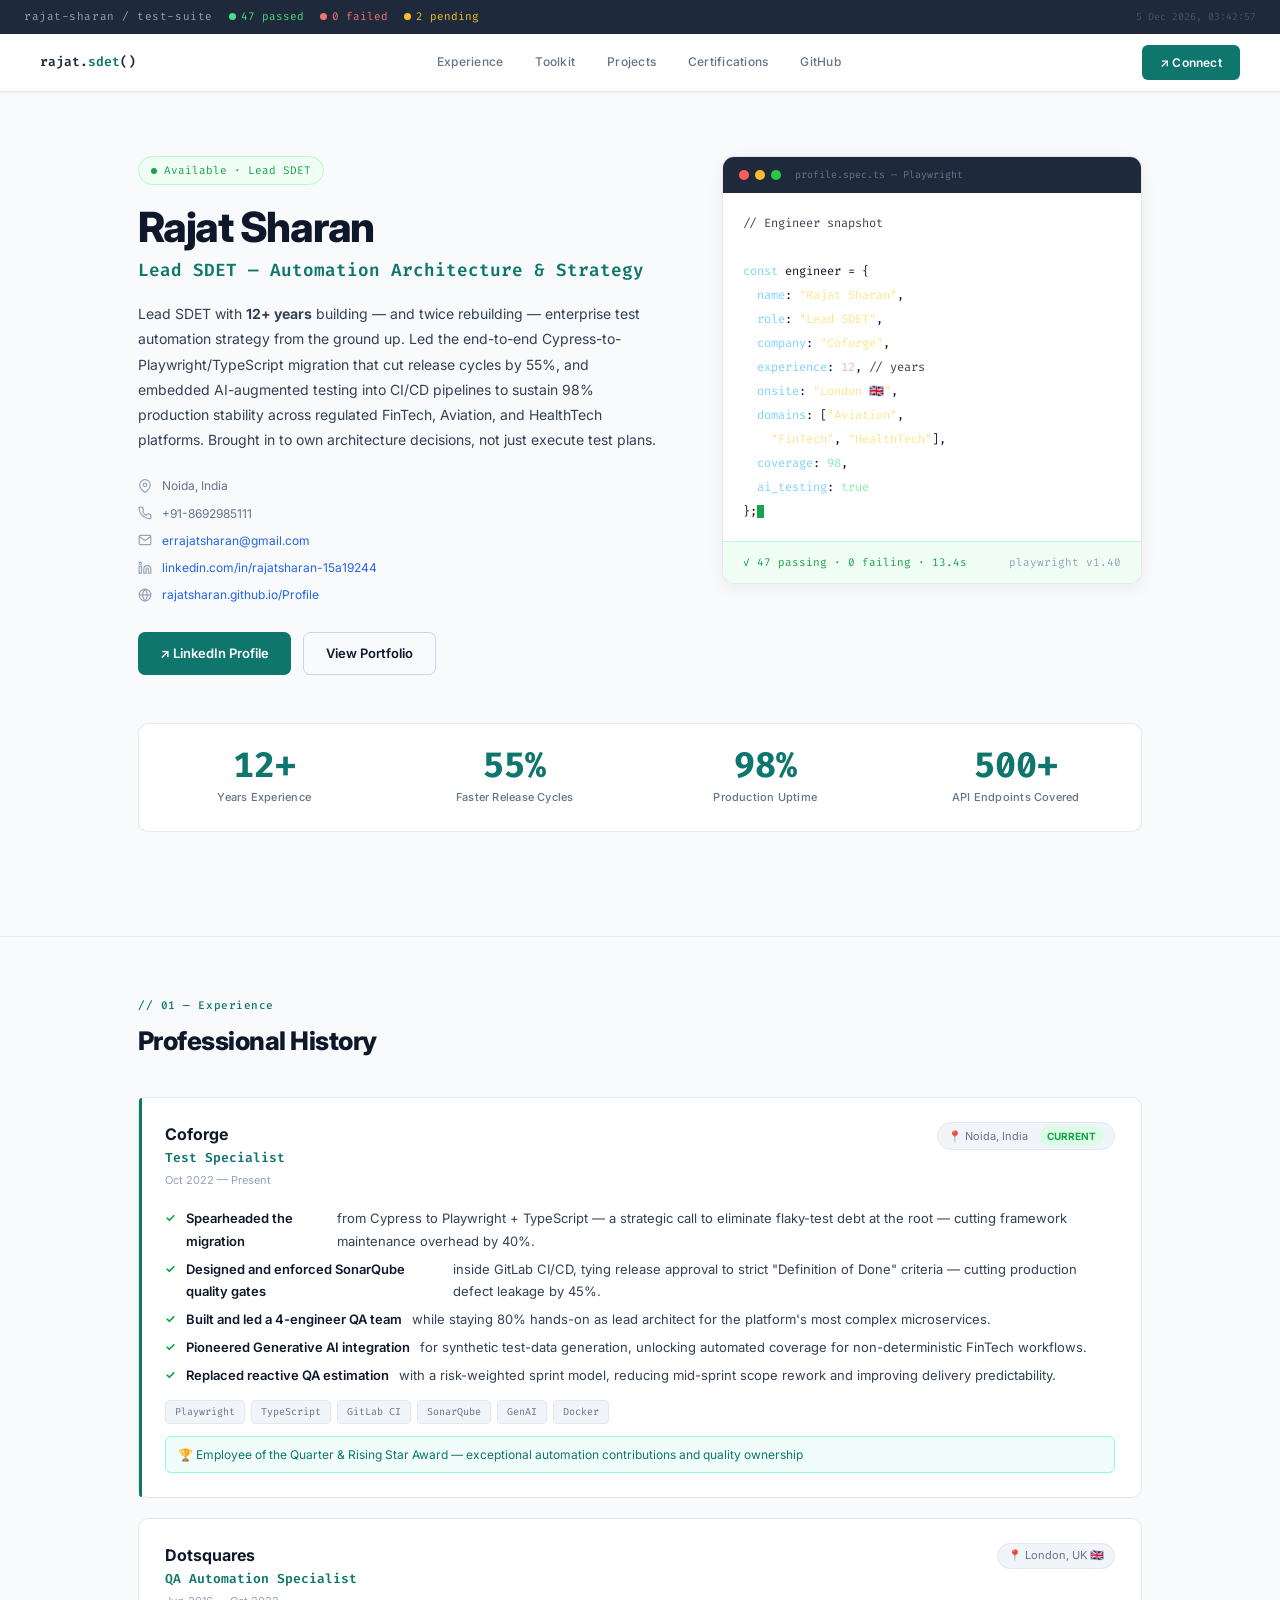
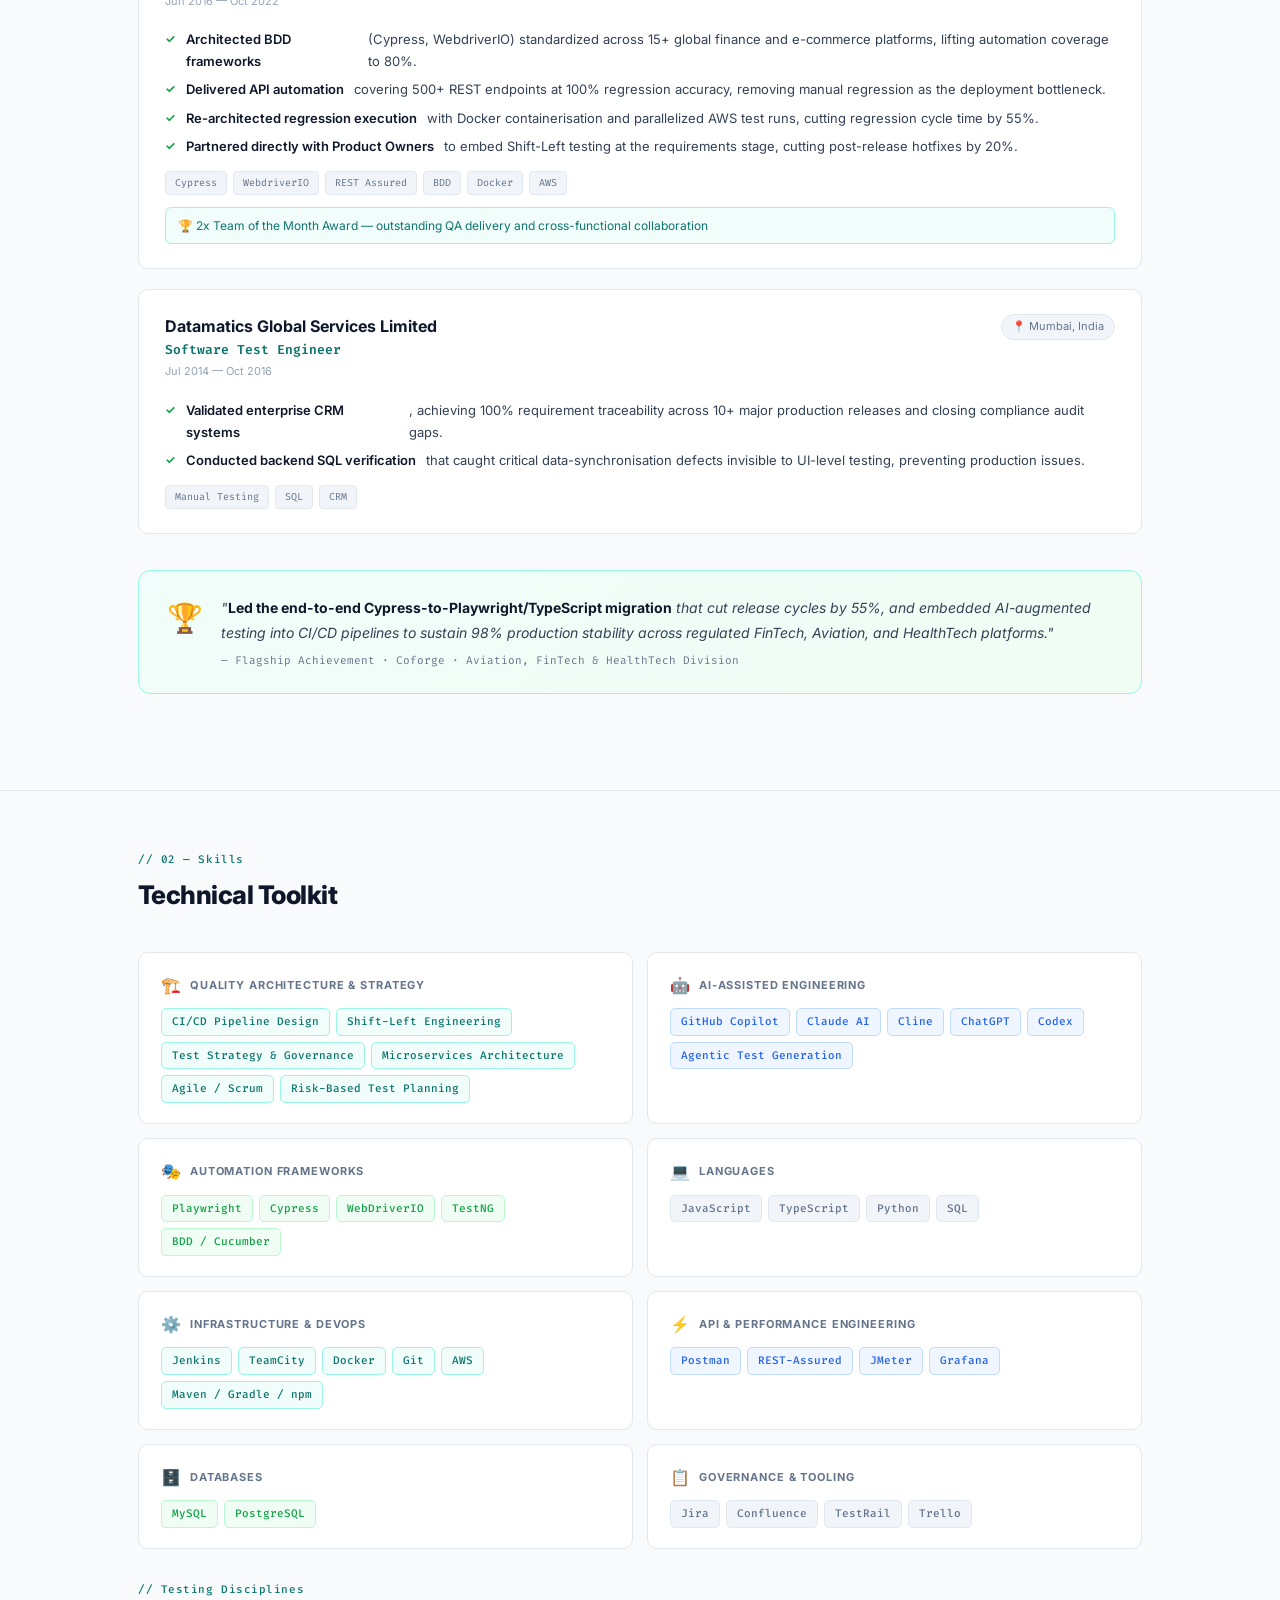
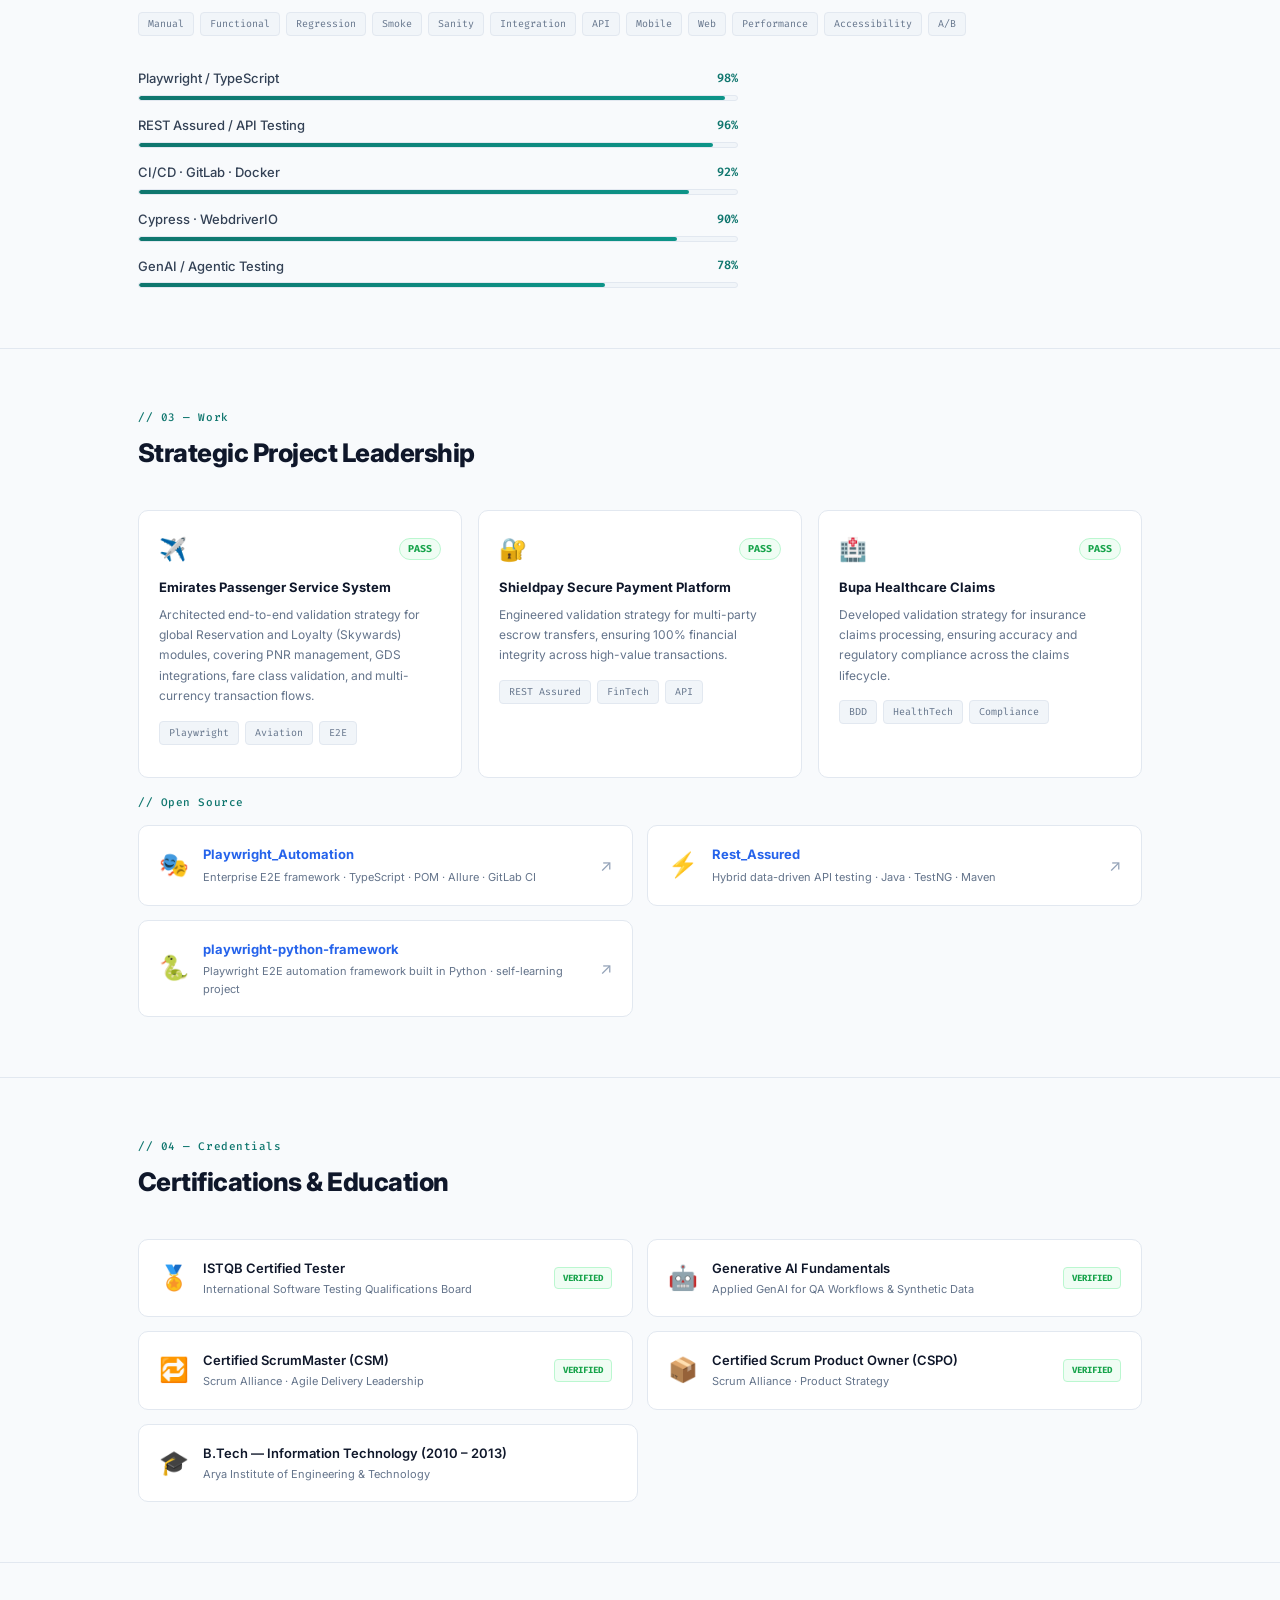
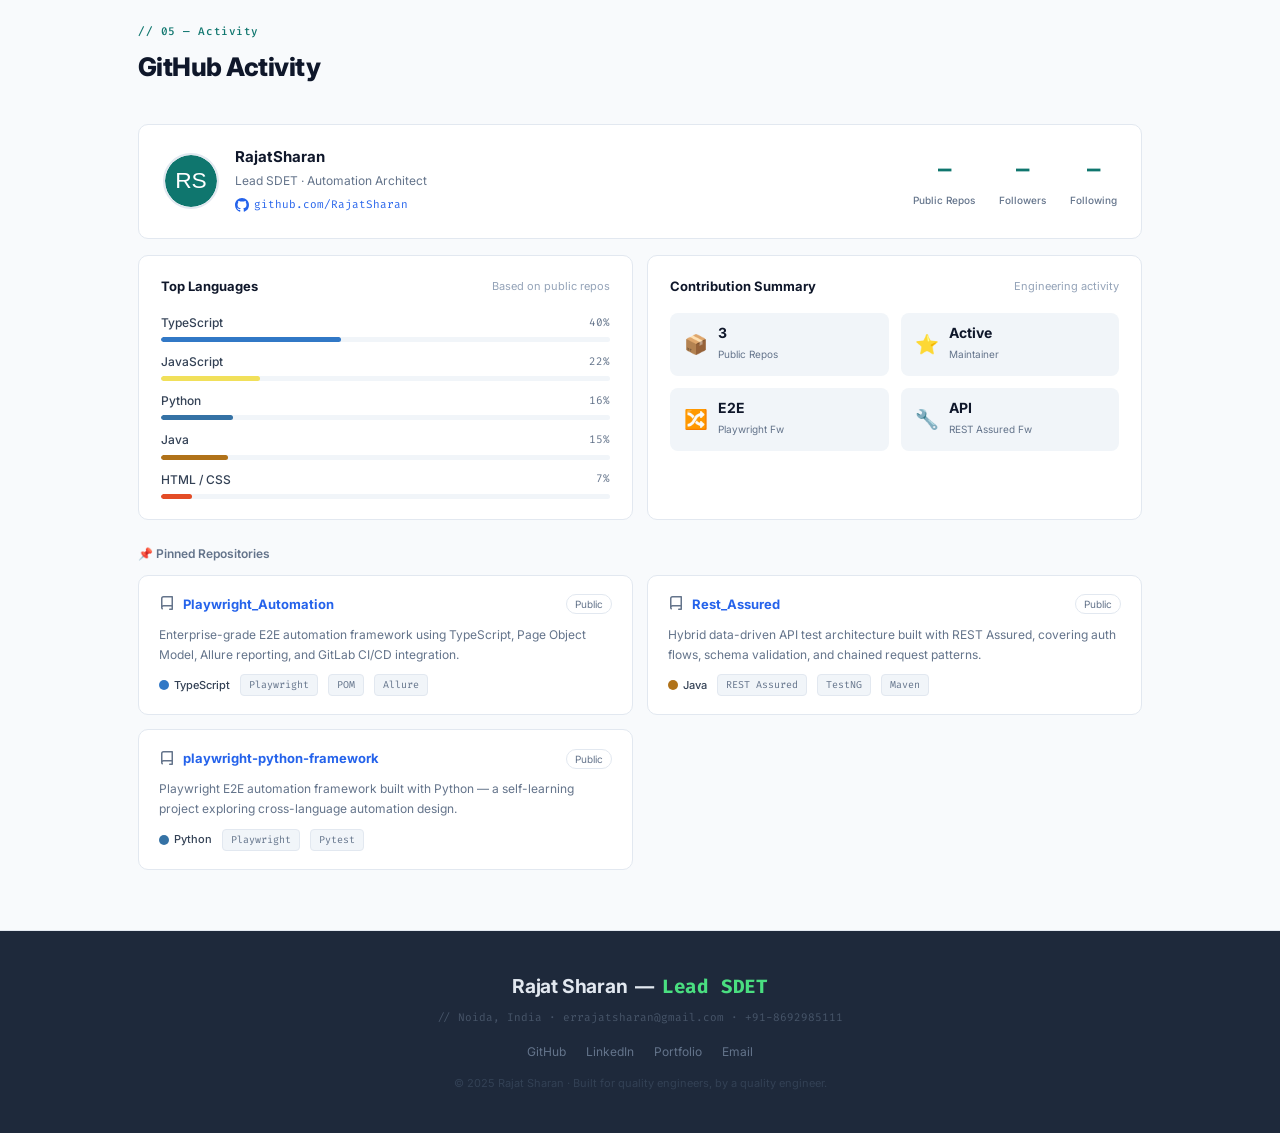
<file: index.html>
<!DOCTYPE html>
<html lang="en">
<head>
<meta charset="UTF-8"/>
<meta name="viewport" content="width=device-width, initial-scale=1.0"/>
<title>Rajat Sharan — Lead SDET</title>
<link href="https://fonts.googleapis.com/css2?family=Fira+Code:wght@300;400;500;600&family=Inter:wght@400;500;600;700;800&display=swap" rel="stylesheet"/>
<style>
:root {
  --bg:       #f8fafc;
  --surface:  #ffffff;
  --panel:    #f1f5f9;
  --border:   #e2e8f0;
  --border2:  #cbd5e1;
  --pass:     #16a34a;
  --pass-bg:  #f0fdf4;
  --pass-b:   #bbf7d0;
  --fail:     #dc2626;
  --warn:     #d97706;
  --warn-bg:  #fffbeb;
  --info:     #2563eb;
  --info-bg:  #eff6ff;
  --info-b:   #bfdbfe;
  --text:     #0f172a;
  --text2:    #334155;
  --muted:    #64748b;
  --dim:      #94a3b8;
  --code:     #1e293b;
  --code-bg:  #f8fafc;
  --accent:   #0f766e;
  --accent-bg:#f0fdfa;
  --accent-b: #99f6e4;
}

*, *::before, *::after { box-sizing: border-box; margin: 0; padding: 0; }
html { scroll-behavior: smooth; }
body {
  background: var(--bg);
  color: var(--text);
  font-family: 'Inter', sans-serif;
  font-size: 14px;
  line-height: 1.6;
}

/* ── TOPBAR ── */
.topbar {
  background: var(--code);
  padding: 8px 24px;
  display: flex;
  align-items: center;
  justify-content: space-between;
  font-family: 'Fira Code', monospace;
  font-size: 11px;
}
.tb-left { display: flex; gap: 16px; align-items: center; color: #64748b; flex-wrap: wrap; }
.tb-pass { color: #4ade80; display: flex; align-items: center; gap: 5px; }
.tb-fail { color: #f87171; display: flex; align-items: center; gap: 5px; }
.tb-pend { color: #fbbf24; display: flex; align-items: center; gap: 5px; }
.tb-dot  { width: 7px; height: 7px; border-radius: 50%; background: currentColor; }
.tb-right { color: #475569; font-size: 10px; }

/* ── NAV ── */
nav {
  background: var(--surface);
  border-bottom: 1px solid var(--border);
  padding: 0 40px;
  display: flex;
  align-items: center;
  justify-content: space-between;
  position: sticky;
  top: 0;
  z-index: 100;
  box-shadow: 0 1px 3px rgba(0,0,0,0.06);
}
.nav-logo {
  font-family: 'Fira Code', monospace;
  font-size: 13px;
  font-weight: 600;
  color: var(--code);
  padding: 16px 0;
}
.nav-logo span { color: var(--accent); }
.nav-links { display: flex; }
.nav-link {
  font-size: 12px;
  font-weight: 500;
  color: var(--muted);
  text-decoration: none;
  padding: 18px 16px;
  border-bottom: 2px solid transparent;
  transition: all 0.2s;
  letter-spacing: 0.02em;
}
.nav-link:hover { color: var(--text); border-bottom-color: var(--accent); }
.nav-cta {
  background: var(--accent);
  color: #fff;
  font-size: 12px;
  font-weight: 600;
  padding: 8px 18px;
  border-radius: 6px;
  text-decoration: none;
  transition: all 0.2s;
  letter-spacing: 0.02em;
}
.nav-cta:hover { background: #0d6660; }

/* ── LAYOUT ── */
.container { max-width: 1060px; margin: 0 auto; padding: 0 28px; width: 100%; }

/* ── HERO ── */
.hero {
  padding: 64px 0 56px;
  border-bottom: 1px solid var(--border);
}
.hero-grid {
  display: grid;
  grid-template-columns: 1fr 420px;
  gap: 60px;
  align-items: start;
}
.hero-badge {
  display: inline-flex;
  align-items: center;
  gap: 7px;
  font-family: 'Fira Code', monospace;
  font-size: 11px;
  color: var(--pass);
  background: var(--pass-bg);
  border: 1px solid var(--pass-b);
  padding: 5px 12px;
  border-radius: 20px;
  margin-bottom: 20px;
}
.badge-dot {
  width: 6px; height: 6px;
  background: var(--pass);
  border-radius: 50%;
  animation: blink 2s ease infinite;
}
@keyframes blink { 0%,100%{opacity:1} 50%{opacity:.3} }

h1 {
  font-size: 2.6rem;
  font-weight: 800;
  color: var(--text);
  line-height: 1.1;
  letter-spacing: -0.03em;
  margin-bottom: 6px;
}
.hero-title-sub {
  font-size: 1.1rem;
  font-weight: 600;
  color: var(--accent);
  margin-bottom: 16px;
  font-family: 'Fira Code', monospace;
}
.hero-desc {
  font-size: 14px;
  color: var(--text2);
  line-height: 1.8;
  max-width: 520px;
  margin-bottom: 24px;
}
.contact-list {
  display: flex;
  flex-direction: column;
  gap: 8px;
  margin-bottom: 28px;
  word-break: break-word;
}
.c-item {
  display: flex;
  align-items: center;
  gap: 10px;
  font-size: 12px;
  color: var(--muted);
}
.c-item svg { color: var(--dim); flex-shrink: 0; }
.c-item a { color: var(--info); text-decoration: none; }
.c-item a:hover { text-decoration: underline; }
.hero-btns { display: flex; gap: 12px; flex-wrap: wrap; }
.btn {
  font-size: 13px;
  font-weight: 600;
  padding: 10px 22px;
  border-radius: 7px;
  text-decoration: none;
  transition: all 0.2s;
  display: inline-flex;
  align-items: center;
  gap: 8px;
}
.btn-solid { background: var(--accent); color: #fff; }
.btn-solid:hover { background: #0d6660; }
.btn-outline { background: transparent; color: var(--text); border: 1px solid var(--border2); }
.btn-outline:hover { border-color: var(--accent); color: var(--accent); }

/* ── SNAPSHOT CARD ── */
.snapshot {
  background: var(--surface);
  border: 1px solid var(--border);
  border-radius: 12px;
  overflow: hidden;
  box-shadow: 0 4px 16px rgba(0,0,0,0.06);
}
.snap-header {
  background: var(--code);
  padding: 10px 16px;
  display: flex;
  align-items: center;
  gap: 6px;
}
.snap-dot { width: 10px; height: 10px; border-radius: 50%; }
.sd1{background:#ff5f57;} .sd2{background:#febc2e;} .sd3{background:#28c840;}
.snap-title { font-family: 'Fira Code', monospace; font-size: 10px; color: #64748b; margin-left: 8px; }
.snap-body { padding: 18px 20px; font-family: 'Fira Code', monospace; font-size: 12px; line-height: 2; }
.sk { color: #7dd3fc; } .sv { color: #86efac; } .ss { color: #fde68a; }
.sn { color: #f9a8d4; } .sc { color: #374151; }
.snap-run {
  background: var(--pass-bg);
  border-top: 1px solid var(--pass-b);
  padding: 12px 20px;
  font-family: 'Fira Code', monospace;
  font-size: 11px;
  color: var(--pass);
  display: flex;
  align-items: center;
  justify-content: space-between;
}
.snap-run .run-right { color: var(--dim); }
.cur { display: inline-block; width: 7px; height: 13px; background: var(--pass); vertical-align: middle; animation: cur .9s step-end infinite; }
@keyframes cur { 0%,100%{opacity:1} 50%{opacity:0} }

/* ── STATS ROW ── */
.stats-row {
  display: grid;
  grid-template-columns: repeat(4, 1fr);
  gap: 0;
  border: 1px solid var(--border);
  border-radius: 10px;
  overflow: hidden;
  margin: 48px 0;
  background: var(--border);
}
.stat-cell {
  background: var(--surface);
  padding: 24px 20px;
  text-align: center;
  transition: background 0.2s;
}
.stat-cell:hover { background: var(--panel); }
.stat-n {
  font-size: 2.2rem;
  font-weight: 800;
  color: var(--accent);
  display: block;
  line-height: 1;
  font-family: 'Fira Code', monospace;
}
.stat-l {
  font-size: 11px;
  color: var(--muted);
  margin-top: 6px;
  display: block;
  font-weight: 500;
  letter-spacing: 0.02em;
}

/* ── SECTION LAYOUT ── */
section { padding: 60px 0; border-bottom: 1px solid var(--border); }
section:last-child { border-bottom: none; }
.sec-label {
  font-family: 'Fira Code', monospace;
  font-size: 11px;
  color: var(--accent);
  font-weight: 500;
  margin-bottom: 6px;
  letter-spacing: 0.05em;
}
.sec-title {
  font-size: 1.6rem;
  font-weight: 800;
  color: var(--text);
  letter-spacing: -0.02em;
  margin-bottom: 36px;
}

/* ── EXPERIENCE ── */
.exp-list { display: flex; flex-direction: column; gap: 20px; }
.exp-card {
  background: var(--surface);
  border: 1px solid var(--border);
  border-radius: 10px;
  padding: 24px 26px;
  transition: border-color 0.2s, box-shadow 0.2s;
  position: relative;
}
.exp-card:hover { border-color: var(--accent-b); box-shadow: 0 4px 20px rgba(15,118,110,0.06); }
.exp-card.current::before {
  content: '';
  position: absolute;
  left: 0; top: 0; bottom: 0;
  width: 3px;
  background: var(--accent);
  border-radius: 3px 0 0 3px;
}
.exp-top {
  display: flex;
  justify-content: space-between;
  align-items: flex-start;
  flex-wrap: wrap;
  gap: 10px;
  margin-bottom: 4px;
}
.exp-company {
  font-size: 1rem;
  font-weight: 700;
  color: var(--text);
}
.exp-loc {
  font-size: 11px;
  color: var(--muted);
  display: flex;
  align-items: center;
  gap: 5px;
  background: var(--panel);
  padding: 3px 10px;
  border-radius: 20px;
  border: 1px solid var(--border);
}
.exp-role { font-size: 13px; color: var(--accent); font-weight: 600; margin-bottom: 3px; font-family: 'Fira Code', monospace; }
.exp-date { font-size: 11px; color: var(--dim); margin-bottom: 14px; }
.exp-bullets { list-style: none; display: flex; flex-direction: column; gap: 6px; }
.exp-bullets li {
  font-size: 13px;
  color: var(--text2);
  display: flex;
  gap: 10px;
  line-height: 1.7;
}
.exp-bullets li::before {
  content: '✓';
  color: var(--pass);
  font-weight: 700;
  flex-shrink: 0;
  margin-top: 1px;
  font-size: 12px;
}
.exp-bullets b { color: var(--text); font-weight: 600; }
.exp-tags { display: flex; flex-wrap: wrap; gap: 6px; margin-top: 14px; row-gap: 6px; }
.tag {
  font-family: 'Fira Code', monospace;
  font-size: 10px;
  padding: 3px 9px;
  border-radius: 4px;
  background: var(--panel);
  color: var(--muted);
  border: 1px solid var(--border);
}
.exp-award {
  margin-top: 12px;
  font-size: 12px;
  color: var(--accent);
  background: var(--accent-bg);
  border: 1px solid var(--accent-b);
  border-radius: 6px;
  padding: 8px 12px;
  display: flex;
  align-items: center;
  gap: 8px;
}

/* ── TOOLKIT ── */
.toolkit-grid { display: grid; grid-template-columns: 1fr 1fr; gap: 14px; }
.tk-block {
  background: var(--surface);
  border: 1px solid var(--border);
  border-radius: 10px;
  padding: 20px 22px;
  transition: border-color 0.2s;
}
.tk-block:hover { border-color: var(--accent-b); }
.tk-head {
  font-size: 11px;
  font-weight: 700;
  text-transform: uppercase;
  letter-spacing: 0.08em;
  color: var(--muted);
  margin-bottom: 10px;
  display: flex;
  align-items: center;
  gap: 8px;
}
.tk-icon { font-size: 1rem; }
.tk-tags { display: flex; flex-wrap: wrap; gap: 6px; }
.tk-tag {
  font-family: 'Fira Code', monospace;
  font-size: 11px;
  padding: 4px 10px;
  border-radius: 5px;
  font-weight: 500;
}
.tt-green { background: var(--pass-bg); color: var(--pass); border: 1px solid var(--pass-b); }
.tt-blue  { background: var(--info-bg); color: var(--info); border: 1px solid var(--info-b); }
.tt-teal  { background: var(--accent-bg); color: var(--accent); border: 1px solid var(--accent-b); }
.tt-gray  { background: var(--panel); color: var(--muted); border: 1px solid var(--border); }

/* ── SKILL BARS ── */
.skill-list { display: flex; flex-direction: column; gap: 14px; }
.skill-item {}
.skill-top { display: flex; justify-content: space-between; align-items: center; margin-bottom: 6px; }
.skill-name { font-size: 13px; font-weight: 500; color: var(--text2); }
.skill-pct { font-family: 'Fira Code', monospace; font-size: 12px; color: var(--accent); font-weight: 600; }
.skill-bar { height: 6px; background: var(--panel); border-radius: 3px; overflow: hidden; border: 1px solid var(--border); }
.skill-fill { height: 100%; border-radius: 3px; background: linear-gradient(90deg, var(--accent), #0d9488); transition: width 1.4s ease; width: 0; }

/* ── PROJECTS ── */
.proj-grid { display: grid; grid-template-columns: 1fr 1fr 1fr; gap: 16px; margin-bottom: 16px; }
.proj-card {
  background: var(--surface);
  border: 1px solid var(--border);
  border-radius: 10px;
  padding: 20px;
  transition: border-color 0.2s, box-shadow 0.2s, transform 0.2s;
}
.proj-card:hover { border-color: var(--accent-b); box-shadow: 0 4px 16px rgba(15,118,110,0.08); transform: translateY(-2px); }
.pc-top { display: flex; align-items: center; justify-content: space-between; margin-bottom: 10px; }
.pc-icon { font-size: 1.4rem; }
.pc-status { font-size: 10px; font-weight: 700; padding: 2px 8px; border-radius: 20px; background: var(--pass-bg); color: var(--pass); border: 1px solid var(--pass-b); font-family: 'Fira Code', monospace; }
.pc-name { font-size: 13px; font-weight: 700; color: var(--text); margin-bottom: 7px; }
.pc-desc { font-size: 12px; color: var(--muted); line-height: 1.7; margin-bottom: 12px; }
.pc-link { font-size: 11px; color: var(--info); text-decoration: none; font-weight: 600; display: flex; align-items: center; gap: 5px; }
.pc-link:hover { text-decoration: underline; }

.repo-grid { display: grid; grid-template-columns: 1fr 1fr; gap: 14px; }
.repo-card {
  background: var(--surface);
  border: 1px solid var(--border);
  border-radius: 10px;
  padding: 18px 20px;
  text-decoration: none;
  display: flex;
  align-items: center;
  gap: 14px;
  transition: all 0.2s;
}
.repo-card:hover { border-color: var(--accent-b); box-shadow: 0 3px 12px rgba(15,118,110,0.07); }
.repo-icon { font-size: 1.5rem; flex-shrink: 0; }
.repo-name { font-size: 13px; font-weight: 700; color: var(--info); margin-bottom: 4px; }
.repo-desc { font-size: 11px; color: var(--muted); line-height: 1.6; }
.repo-arrow { margin-left: auto; color: var(--dim); font-size: 16px; }

/* ── CERTS ── */
.cert-grid { display: grid; grid-template-columns: repeat(2, 1fr); gap: 14px; }
.cert-card {
  background: var(--surface);
  border: 1px solid var(--border);
  border-radius: 10px;
  padding: 18px 20px;
  display: flex;
  align-items: center;
  gap: 14px;
  transition: border-color 0.2s;
}
.cert-card:hover { border-color: var(--accent-b); }
.cert-icon { font-size: 1.5rem; flex-shrink: 0; }
.cert-name { font-size: 13px; font-weight: 600; color: var(--text); }
.cert-sub { font-size: 11px; color: var(--muted); margin-top: 2px; }
.cert-badge {
  margin-left: auto;
  font-family: 'Fira Code', monospace;
  font-size: 9px;
  font-weight: 700;
  padding: 3px 8px;
  border-radius: 4px;
  background: var(--pass-bg);
  color: var(--pass);
  border: 1px solid var(--pass-b);
  flex-shrink: 0;
}
.edu-card {
  background: var(--surface);
  border: 1px solid var(--border);
  border-radius: 10px;
  padding: 18px 20px;
  display: flex;
  align-items: center;
  gap: 14px;
  margin-top: 14px;
  max-width: 500px;
}
.edu-name { font-size: 13px; font-weight: 600; color: var(--text); }
.edu-sub { font-size: 11px; color: var(--muted); margin-top: 2px; }

/* ── ACHIEVEMENT QUOTE ── */
.achievement {
  background: linear-gradient(135deg, var(--accent-bg), var(--pass-bg));
  border: 1px solid var(--accent-b);
  border-radius: 12px;
  padding: 24px 28px;
  display: flex;
  gap: 18px;
  align-items: flex-start;
  margin: 36px 0;
}
.ach-icon { font-size: 1.8rem; flex-shrink: 0; }
.ach-text { font-size: 14px; color: var(--text2); line-height: 1.8; font-style: italic; }
.ach-text b { color: var(--text); font-style: normal; }
.ach-cite { font-size: 11px; color: var(--muted); margin-top: 6px; font-family: 'Fira Code', monospace; }

/* ── GH SECTION ── */
.gh-profile-card {
  background: var(--surface); border: 1px solid var(--border); border-radius: 10px;
  padding: 20px 24px; display: flex; align-items: center; justify-content: space-between;
  gap: 20px; margin-bottom: 16px; flex-wrap: wrap;
  transition: border-color 0.2s;
}
.gh-profile-card:hover { border-color: var(--accent-b); }
.ghp-left { display: flex; align-items: center; gap: 16px; }
.ghp-avatar { width: 56px; height: 56px; border-radius: 50%; overflow: hidden; border: 2px solid var(--border); flex-shrink: 0; }
.ghp-avatar img { width: 100%; height: 100%; object-fit: cover; }
.ghp-name { font-size: 15px; font-weight: 700; color: var(--text); }
.ghp-sub { font-size: 12px; color: var(--muted); margin-top: 2px; }
.ghp-link {
  display: inline-flex; align-items: center; gap: 5px;
  font-size: 11px; color: var(--info); text-decoration: none; margin-top: 6px;
  font-family: 'Fira Code', monospace;
}
.ghp-link:hover { text-decoration: underline; }
.ghp-right { display: flex; gap: 24px; }
.ghp-stat { text-align: center; }
.ghps-n { font-size: 1.4rem; font-weight: 800; color: var(--accent); display: block; font-family: 'Fira Code', monospace; }
.ghps-l { font-size: 10px; color: var(--muted); font-weight: 500; }

.gh-stats-grid { display: grid; grid-template-columns: 1fr 1fr; gap: 14px; margin-bottom: 24px; }
.gh-stat-card {
  background: var(--surface); border: 1px solid var(--border); border-radius: 10px; padding: 20px 22px;
  transition: border-color 0.2s;
}
.gh-stat-card:hover { border-color: var(--accent-b); }
.ghsc-header { display: flex; justify-content: space-between; align-items: center; margin-bottom: 16px; }
.ghsc-title { font-size: 13px; font-weight: 700; color: var(--text); }
.ghsc-sub { font-size: 11px; color: var(--dim); }

.lang-list { display: flex; flex-direction: column; gap: 10px; }
.lang-item {}
.lang-top { display: flex; justify-content: space-between; align-items: center; margin-bottom: 5px; }
.lang-name { font-size: 12px; color: var(--text2); font-weight: 500; }
.lang-pct { font-family: 'Fira Code', monospace; font-size: 11px; color: var(--muted); }
.lang-bar { height: 5px; background: var(--panel); border-radius: 3px; overflow: hidden; }
.lang-fill { height: 100%; border-radius: 3px; transition: width 1.4s ease; }

.contrib-grid { display: grid; grid-template-columns: 1fr 1fr; gap: 12px; }
.contrib-item {
  background: var(--panel); border-radius: 8px; padding: 12px 14px;
  display: flex; align-items: center; gap: 10px;
}
.contrib-icon { font-size: 1.2rem; flex-shrink: 0; }
.contrib-val { font-size: 14px; font-weight: 700; color: var(--text); display: block; line-height: 1.2; }
.contrib-label { font-size: 10px; color: var(--muted); }

.pinned-label { font-size: 12px; font-weight: 600; color: var(--muted); margin-bottom: 12px; }
.pinned-grid { display: grid; grid-template-columns: 1fr 1fr; gap: 14px; }
.pinned-card {
  background: var(--surface); border: 1px solid var(--border); border-radius: 10px;
  padding: 18px 20px; text-decoration: none; display: flex; flex-direction: column; gap: 10px;
  transition: all 0.2s;
}
.pinned-card:hover { border-color: var(--accent-b); box-shadow: 0 3px 12px rgba(15,118,110,0.07); }
.pin-top { display: flex; align-items: center; gap: 8px; }
.pin-repo-icon { color: var(--muted); flex-shrink: 0; }
.pin-name { font-size: 13px; font-weight: 700; color: var(--info); }
.pin-badge { margin-left: auto; font-size: 10px; padding: 1px 8px; border-radius: 20px; border: 1px solid var(--border); color: var(--muted); }
.pin-desc { font-size: 12px; color: var(--muted); line-height: 1.65; }
.pin-meta { display: flex; align-items: center; gap: 10px; flex-wrap: wrap; }
.pin-lang { display: flex; align-items: center; gap: 5px; font-size: 11px; color: var(--text2); font-weight: 500; }
.pin-lang-dot { width: 10px; height: 10px; border-radius: 50%; flex-shrink: 0; }
.pin-tag { font-family: 'Fira Code', monospace; font-size: 10px; padding: 2px 8px; border-radius: 4px; background: var(--panel); color: var(--muted); border: 1px solid var(--border); }

/* ── FOOTER ── */
footer {
  background: var(--code);
  padding: 40px 0;
  text-align: center;
}
.f-name { font-size: 1.2rem; font-weight: 700; color: #e2e8f0; letter-spacing: -0.01em; }
.f-name span { color: #4ade80; font-family: 'Fira Code', monospace; }
.f-sub { font-family: 'Fira Code', monospace; font-size: 11px; color: #475569; margin-top: 6px; }
.f-links { display: flex; gap: 20px; justify-content: center; margin-top: 16px; }
.f-links a { font-size: 12px; color: #64748b; text-decoration: none; transition: color 0.2s; }
.f-links a:hover { color: #4ade80; }
.f-copy { font-size: 11px; color: #334155; margin-top: 14px; }

/* ── REVEAL ── */
.rv { opacity: 0; transform: translateY(18px); transition: opacity 0.5s ease, transform 0.5s ease; }
.rv.show { opacity: 1; transform: none; }

/* ══════════════════════════════════════════
   RESPONSIVE — TABLET  (max 1024px)
══════════════════════════════════════════ */
@media(max-width: 1024px) {
  .container { padding: 0 20px; }
  .hero { padding: 48px 0 36px; }
  .hero-grid { grid-template-columns: 1fr; gap: 36px; }
  .snapshot { max-width: 560px; }
  .stats-row { grid-template-columns: repeat(4,1fr); }
  .toolkit-grid { grid-template-columns: 1fr 1fr; }
  .proj-grid { grid-template-columns: 1fr 1fr; }
  .cert-grid { grid-template-columns: 1fr 1fr; }
  .gh-stats-grid { grid-template-columns: 1fr 1fr; }
  .pinned-grid { grid-template-columns: 1fr 1fr; }
  nav { padding: 0 20px; }
  .nav-link { padding: 18px 12px; font-size: 11px; }
}

/* ══════════════════════════════════════════
   RESPONSIVE — MOBILE LARGE  (max 768px)
══════════════════════════════════════════ */
@media(max-width: 768px) {
  nav { padding: 0 16px; }
  .nav-links { display: none; }
  .nav-logo { font-size: 12px; }
  .nav-cta { padding: 7px 14px; font-size: 11px; }
  .topbar { padding: 6px 16px; flex-wrap: wrap; gap: 4px; }
  .tb-left { gap: 12px; font-size: 10px; }
  .tb-right { font-size: 10px; }
  .hero { padding: 40px 0 32px; }
  .hero-grid { grid-template-columns: 1fr; gap: 28px; }
  h1 { font-size: 2rem; letter-spacing: -0.02em; }
  .hero-title-sub { font-size: 0.95rem; }
  .hero-desc { font-size: 13px; }
  .hero-badge { font-size: 10px; }
  .hero-btns { flex-direction: column; gap: 10px; }
  .hero-btns .btn { justify-content: center; text-align: center; }
  .contact-list { gap: 6px; }
  .snapshot { max-width: 100%; }
  .snap-body { font-size: 11px; padding: 14px 16px; }
  .stats-row { grid-template-columns: 1fr 1fr; gap: 1px; }
  .stat-cell { padding: 18px 12px; }
  .stat-n { font-size: 1.7rem; }
  .stat-l { font-size: 10px; }
  .sec-title { font-size: 1.3rem; margin-bottom: 24px; }
  .exp-card { padding: 18px 16px; }
  .exp-top { flex-direction: column; gap: 8px; align-items: flex-start; }
  .exp-company { font-size: 0.95rem; }
  .exp-bullets li { font-size: 12px; }
  .achievement { flex-direction: column; gap: 12px; padding: 18px 16px; }
  .ach-text { font-size: 13px; }
  .toolkit-grid { grid-template-columns: 1fr; gap: 12px; }
  .tk-block { padding: 16px 18px; }
  .skill-list { max-width: 100% !important; }
  .proj-grid { grid-template-columns: 1fr; gap: 12px; }
  .repo-grid { grid-template-columns: 1fr; gap: 12px; }
  .proj-card { padding: 16px; }
  .cert-grid { grid-template-columns: 1fr; gap: 10px; }
  .cert-card { padding: 14px 16px; }
  .cert-badge { font-size: 9px; padding: 2px 7px; }
  .edu-card { max-width: 100%; padding: 14px 16px; }
  .gh-profile-card { flex-direction: column; align-items: flex-start; gap: 16px; padding: 16px; }
  .ghp-right { width: 100%; justify-content: space-between; }
  .ghps-n { font-size: 1.1rem; }
  .gh-stats-grid { grid-template-columns: 1fr; gap: 12px; }
  .pinned-grid { grid-template-columns: 1fr; gap: 12px; }
  .pinned-card { padding: 14px 16px; }
  .contrib-grid { grid-template-columns: 1fr 1fr; }
  footer { padding: 32px 0; }
  .f-links { gap: 14px; flex-wrap: wrap; justify-content: center; }
  .f-sub { font-size: 10px; }
}

/* ══════════════════════════════════════════
   RESPONSIVE — MOBILE SMALL  (max 480px)
══════════════════════════════════════════ */
@media(max-width: 480px) {
  .container { padding: 0 14px; }
  .tb-right { display: none; }
  .tb-left { gap: 8px; font-size: 10px; flex-wrap: wrap; }
  .nav-cta { display: none; }
  .hero { padding: 28px 0 20px; }
  h1 { font-size: 1.65rem; }
  .hero-title-sub { font-size: 0.85rem; }
  .hero-desc { font-size: 12px; }
  .hero-badge { font-size: 9px; padding: 4px 10px; }
  .c-item { font-size: 11px; }
  .btn { font-size: 12px; padding: 10px 18px; }
  .stats-row { grid-template-columns: 1fr 1fr; }
  .stat-n { font-size: 1.4rem; }
  .stat-l { font-size: 9px; }
  section { padding: 36px 0; }
  .sec-title { font-size: 1.1rem; }
  .sec-label { font-size: 10px; }
  .exp-card { padding: 14px; }
  .exp-company { font-size: 0.9rem; }
  .exp-role { font-size: 11px; }
  .exp-bullets li { font-size: 11px; gap: 7px; }
  .snap-body { font-size: 10.5px; line-height: 1.9; padding: 12px 14px; }
  .snap-run { flex-direction: column; gap: 4px; padding: 10px 14px; font-size: 10px; }
  .tag, .tk-tag { font-size: 10px; padding: 3px 8px; }
  .pc-name { font-size: 12px; }
  .pc-desc { font-size: 11px; }
  .cert-name { font-size: 12px; }
  .cert-sub { font-size: 10px; }
  .ghp-name { font-size: 14px; }
  .ghp-sub { font-size: 11px; }
  .ghp-right { gap: 12px; }
  .ghps-n { font-size: 1rem; }
  .ghps-l { font-size: 9px; }
  .ghsc-title { font-size: 12px; }
  .pin-name { font-size: 12px; }
  .pin-desc { font-size: 11px; }
  .contrib-grid { grid-template-columns: 1fr 1fr; gap: 8px; }
  .contrib-item { padding: 10px; }
  .contrib-val { font-size: 13px; }
  .f-name { font-size: 1rem; }
  .f-links { gap: 12px; }
  .f-links a { font-size: 11px; }
}
</style>
</head>
<body>

<!-- TOP STATUS BAR -->
<div class="topbar">
  <div class="tb-left">
    <span style="color:#94a3b8; letter-spacing:.05em;">rajat-sharan / test-suite</span>
    <span class="tb-pass"><span class="tb-dot"></span> 47 passed</span>
    <span class="tb-fail"><span class="tb-dot"></span> 0 failed</span>
    <span class="tb-pend"><span class="tb-dot"></span> 2 pending</span>
  </div>
  <div class="tb-right" id="topbar-clock">Loading...</div>
</div>

<!-- NAV -->
<nav>
  <div class="nav-logo">rajat.<span>sdet</span>()</div>
  <div class="nav-links">
    <a href="#experience" class="nav-link">Experience</a>
    <a href="#toolkit" class="nav-link">Toolkit</a>
    <a href="#projects" class="nav-link">Projects</a>
    <a href="#certs" class="nav-link">Certifications</a>
    <a href="#github" class="nav-link">GitHub</a>
  </div>
  <a href="https://www.linkedin.com/in/rajatsharan-15a19244" target="_blank" class="nav-cta">↗ Connect</a>
</nav>

<!-- HERO -->
<div class="hero">
  <div class="container">
    <div class="hero-grid">
      <div>
        <div class="hero-badge"><span class="badge-dot"></span> Available · Lead SDET</div>
        <h1>Rajat Sharan</h1>
        <div class="hero-title-sub">Lead SDET — Automation Architecture &amp; Strategy</div>
        <p class="hero-desc">
          Lead SDET with <strong>12+ years</strong> building — and twice rebuilding — enterprise test automation strategy from the ground up. Led the end-to-end Cypress-to-Playwright/TypeScript migration that cut release cycles by 55%, and embedded AI-augmented testing into CI/CD pipelines to sustain 98% production stability across regulated FinTech, Aviation, and HealthTech platforms. Brought in to own architecture decisions, not just execute test plans.
        </p>
        <div class="contact-list">
          <div class="c-item">
            <svg width="14" height="14" viewBox="0 0 24 24" fill="none" stroke="currentColor" stroke-width="2"><path d="M21 10c0 7-9 13-9 13s-9-6-9-13a9 9 0 0 1 18 0z"/><circle cx="12" cy="10" r="3"/></svg>
            Noida, India
          </div>
          <div class="c-item">
            <svg width="14" height="14" viewBox="0 0 24 24" fill="none" stroke="currentColor" stroke-width="2"><path d="M22 16.92v3a2 2 0 0 1-2.18 2 19.79 19.79 0 0 1-8.63-3.07A19.5 19.5 0 0 1 4.69 13 19.79 19.79 0 0 1 1.61 4.38 2 2 0 0 1 3.59 2h3a2 2 0 0 1 2 1.72c.127.96.361 1.903.7 2.81a2 2 0 0 1-.45 2.11L7.91 9.91a16 16 0 0 0 6.06 6.06l1.97-1.97a2 2 0 0 1 2.11-.45c.907.339 1.85.573 2.81.7A2 2 0 0 1 22 16.92z"/></svg>
            +91-8692985111
          </div>
          <div class="c-item">
            <svg width="14" height="14" viewBox="0 0 24 24" fill="none" stroke="currentColor" stroke-width="2"><path d="M4 4h16c1.1 0 2 .9 2 2v12c0 1.1-.9 2-2 2H4c-1.1 0-2-.9-2-2V6c0-1.1.9-2 2-2z"/><polyline points="22,6 12,13 2,6"/></svg>
            <a href="mailto:errajatsharan@gmail.com">errajatsharan@gmail.com</a>
          </div>
          <div class="c-item">
            <svg width="14" height="14" viewBox="0 0 24 24" fill="none" stroke="currentColor" stroke-width="2"><path d="M16 8a6 6 0 0 1 6 6v7h-4v-7a2 2 0 0 0-2-2 2 2 0 0 0-2 2v7h-4v-7a6 6 0 0 1 6-6z"/><rect x="2" y="9" width="4" height="12"/><circle cx="4" cy="4" r="2"/></svg>
            <a href="https://www.linkedin.com/in/rajatsharan-15a19244" target="_blank">linkedin.com/in/rajatsharan-15a19244</a>
          </div>
          <div class="c-item">
            <svg width="14" height="14" viewBox="0 0 24 24" fill="none" stroke="currentColor" stroke-width="2"><circle cx="12" cy="12" r="10"/><line x1="2" y1="12" x2="22" y2="12"/><path d="M12 2a15.3 15.3 0 0 1 4 10 15.3 15.3 0 0 1-4 10 15.3 15.3 0 0 1-4-10 15.3 15.3 0 0 1 4-10z"/></svg>
            <a href="https://rajatsharan.github.io/Profile/" target="_blank">rajatsharan.github.io/Profile</a>
          </div>
        </div>
        <div class="hero-btns">
          <a href="https://www.linkedin.com/in/rajat-sharan-15a19244/" target="_blank" class="btn btn-solid">↗ LinkedIn Profile</a>
          <a href="https://rajatsharan.github.io/Profile/" target="_blank" class="btn btn-outline">View Portfolio</a>
        </div>
      </div>

      <!-- TERMINAL SNAPSHOT -->
      <div class="snapshot">
        <div class="snap-header">
          <div class="snap-dot sd1"></div>
          <div class="snap-dot sd2"></div>
          <div class="snap-dot sd3"></div>
          <span class="snap-title">profile.spec.ts — Playwright</span>
        </div>
        <div class="snap-body">
          <div><span class="sc">// Engineer snapshot</span></div><br>
          <div><span class="sk">const</span> engineer = {</div>
          <div>&nbsp;&nbsp;<span class="sk">name</span>: <span class="ss">"Rajat Sharan"</span>,</div>
          <div>&nbsp;&nbsp;<span class="sk">role</span>: <span class="ss">"Lead SDET"</span>,</div>
          <div>&nbsp;&nbsp;<span class="sk">company</span>: <span class="ss">"Coforge"</span>,</div>
          <div>&nbsp;&nbsp;<span class="sk">experience</span>: <span class="sn">12</span>,&nbsp;<span class="sc">// years</span></div>
          <div>&nbsp;&nbsp;<span class="sk">onsite</span>: <span class="ss">"London 🇬🇧"</span>,</div>
          <div>&nbsp;&nbsp;<span class="sk">domains</span>: [<span class="ss">"Aviation"</span>,</div>
          <div>&nbsp;&nbsp;&nbsp;&nbsp;<span class="ss">"FinTech"</span>, <span class="ss">"HealthTech"</span>],</div>
          <div>&nbsp;&nbsp;<span class="sk">coverage</span>: <span class="sv">98</span>,</div>
          <div>&nbsp;&nbsp;<span class="sk">ai_testing</span>: <span class="sv">true</span></div>
          <div>};<span class="cur"></span></div>
        </div>
        <div class="snap-run">
          <span>✓ 47 passing · 0 failing · 13.4s</span>
          <span class="run-right">playwright v1.40</span>
        </div>
      </div>
    </div>

    <!-- STATS -->
    <div class="stats-row rv">
      <div class="stat-cell">
        <span class="stat-n" data-target="12" data-sfx="+">0</span>
        <span class="stat-l">Years Experience</span>
      </div>
      <div class="stat-cell">
        <span class="stat-n" data-target="55" data-sfx="%">0</span>
        <span class="stat-l">Faster Release Cycles</span>
      </div>
      <div class="stat-cell">
        <span class="stat-n" data-target="98" data-sfx="%">0</span>
        <span class="stat-l">Production Uptime</span>
      </div>
      <div class="stat-cell">
        <span class="stat-n" data-target="500" data-sfx="+">0</span>
        <span class="stat-l">API Endpoints Covered</span>
      </div>
    </div>
  </div>
</div>

<!-- EXPERIENCE -->
<section id="experience">
  <div class="container">
    <p class="sec-label rv">// 01 — Experience</p>
    <h2 class="sec-title rv">Professional History</h2>
    <div class="exp-list">

      <div class="exp-card current rv">
        <div class="exp-top">
          <div>
            <div class="exp-company">Coforge</div>
            <div class="exp-role">Test Specialist</div>
            <div class="exp-date">Oct 2022 — Present</div>
          </div>
          <div class="exp-loc">📍 Noida, India &nbsp;<span style="background:#dcfce7;color:#16a34a;padding:2px 8px;border-radius:20px;font-size:10px;font-weight:700;">CURRENT</span></div>
        </div>
        <ul class="exp-bullets">
          <li><b>Spearheaded the migration</b> from Cypress to Playwright + TypeScript — a strategic call to eliminate flaky-test debt at the root — cutting framework maintenance overhead by 40%.</li>
          <li><b>Designed and enforced SonarQube quality gates</b> inside GitLab CI/CD, tying release approval to strict "Definition of Done" criteria — cutting production defect leakage by 45%.</li>
          <li><b>Built and led a 4-engineer QA team</b> while staying 80% hands-on as lead architect for the platform's most complex microservices.</li>
          <li><b>Pioneered Generative AI integration</b> for synthetic test-data generation, unlocking automated coverage for non-deterministic FinTech workflows.</li>
          <li><b>Replaced reactive QA estimation</b> with a risk-weighted sprint model, reducing mid-sprint scope rework and improving delivery predictability.</li>
        </ul>
        <div class="exp-tags">
          <span class="tag">Playwright</span><span class="tag">TypeScript</span><span class="tag">GitLab CI</span><span class="tag">SonarQube</span><span class="tag">GenAI</span><span class="tag">Docker</span>
        </div>
        <div class="exp-award">🏆 Employee of the Quarter &amp; Rising Star Award — exceptional automation contributions and quality ownership</div>
      </div>

      <div class="exp-card rv">
        <div class="exp-top">
          <div>
            <div class="exp-company">Dotsquares</div>
            <div class="exp-role">QA Automation Specialist</div>
            <div class="exp-date">Jun 2016 — Oct 2022</div>
          </div>
          <div class="exp-loc">📍 London, UK 🇬🇧</div>
        </div>
        <ul class="exp-bullets">
          <li><b>Architected BDD frameworks</b> (Cypress, WebdriverIO) standardized across 15+ global finance and e-commerce platforms, lifting automation coverage to 80%.</li>
          <li><b>Delivered API automation</b> covering 500+ REST endpoints at 100% regression accuracy, removing manual regression as the deployment bottleneck.</li>
          <li><b>Re-architected regression execution</b> with Docker containerisation and parallelized AWS test runs, cutting regression cycle time by 55%.</li>
          <li><b>Partnered directly with Product Owners</b> to embed Shift-Left testing at the requirements stage, cutting post-release hotfixes by 20%.</li>
        </ul>
        <div class="exp-tags">
          <span class="tag">Cypress</span><span class="tag">WebdriverIO</span><span class="tag">REST Assured</span><span class="tag">BDD</span><span class="tag">Docker</span><span class="tag">AWS</span>
        </div>
        <div class="exp-award">🏆 2x Team of the Month Award — outstanding QA delivery and cross-functional collaboration</div>
      </div>

      <div class="exp-card rv">
        <div class="exp-top">
          <div>
            <div class="exp-company">Datamatics Global Services Limited</div>
            <div class="exp-role">Software Test Engineer</div>
            <div class="exp-date">Jul 2014 — Oct 2016</div>
          </div>
          <div class="exp-loc">📍 Mumbai, India</div>
        </div>
        <ul class="exp-bullets">
          <li><b>Validated enterprise CRM systems</b>, achieving 100% requirement traceability across 10+ major production releases and closing compliance audit gaps.</li>
          <li><b>Conducted backend SQL verification</b> that caught critical data-synchronisation defects invisible to UI-level testing, preventing production issues.</li>
        </ul>
        <div class="exp-tags">
          <span class="tag">Manual Testing</span><span class="tag">SQL</span><span class="tag">CRM</span>
        </div>
      </div>

    </div>

    <div class="achievement rv">
      <div class="ach-icon">🏆</div>
      <div>
        <div class="ach-text">"<b>Led the end-to-end Cypress-to-Playwright/TypeScript migration</b> that cut release cycles by 55%, and embedded AI-augmented testing into CI/CD pipelines to sustain 98% production stability across regulated FinTech, Aviation, and HealthTech platforms."</div>
        <div class="ach-cite">— Flagship Achievement · Coforge · Aviation, FinTech &amp; HealthTech Division</div>
      </div>
    </div>
  </div>
</section>

<!-- TOOLKIT -->
<section id="toolkit">
  <div class="container">
    <p class="sec-label rv">// 02 — Skills</p>
    <h2 class="sec-title rv">Technical Toolkit</h2>

    <div class="toolkit-grid rv">
      <div class="tk-block">
        <div class="tk-head"><span class="tk-icon">🏗️</span> Quality Architecture &amp; Strategy</div>
        <div class="tk-tags">
          <span class="tk-tag tt-teal">CI/CD Pipeline Design</span>
          <span class="tk-tag tt-teal">Shift-Left Engineering</span>
          <span class="tk-tag tt-teal">Test Strategy &amp; Governance</span>
          <span class="tk-tag tt-teal">Microservices Architecture</span>
          <span class="tk-tag tt-teal">Agile / Scrum</span>
          <span class="tk-tag tt-teal">Risk-Based Test Planning</span>
        </div>
      </div>
      <div class="tk-block">
        <div class="tk-head"><span class="tk-icon">🤖</span> AI-Assisted Engineering</div>
        <div class="tk-tags">
          <span class="tk-tag tt-blue">GitHub Copilot</span>
          <span class="tk-tag tt-blue">Claude AI</span>
          <span class="tk-tag tt-blue">Cline</span>
          <span class="tk-tag tt-blue">ChatGPT</span>
          <span class="tk-tag tt-blue">Codex</span>
          <span class="tk-tag tt-blue">Agentic Test Generation</span>
        </div>
      </div>
      <div class="tk-block">
        <div class="tk-head"><span class="tk-icon">🎭</span> Automation Frameworks</div>
        <div class="tk-tags">
          <span class="tk-tag tt-green">Playwright</span>
          <span class="tk-tag tt-green">Cypress</span>
          <span class="tk-tag tt-green">WebDriverIO</span>
          <span class="tk-tag tt-green">TestNG</span>
          <span class="tk-tag tt-green">BDD / Cucumber</span>
        </div>
      </div>
      <div class="tk-block">
        <div class="tk-head"><span class="tk-icon">💻</span> Languages</div>
        <div class="tk-tags">
          <span class="tk-tag tt-gray">JavaScript</span>
          <span class="tk-tag tt-gray">TypeScript</span>
          <span class="tk-tag tt-gray">Python</span>
          <span class="tk-tag tt-gray">SQL</span>
        </div>
      </div>
      <div class="tk-block">
        <div class="tk-head"><span class="tk-icon">⚙️</span> Infrastructure &amp; DevOps</div>
        <div class="tk-tags">
          <span class="tk-tag tt-teal">Jenkins</span>
          <span class="tk-tag tt-teal">TeamCity</span>
          <span class="tk-tag tt-teal">Docker</span>
          <span class="tk-tag tt-teal">Git</span>
          <span class="tk-tag tt-teal">AWS</span>
          <span class="tk-tag tt-teal">Maven / Gradle / npm</span>
        </div>
      </div>
      <div class="tk-block">
        <div class="tk-head"><span class="tk-icon">⚡</span> API &amp; Performance Engineering</div>
        <div class="tk-tags">
          <span class="tk-tag tt-blue">Postman</span>
          <span class="tk-tag tt-blue">REST-Assured</span>
          <span class="tk-tag tt-blue">JMeter</span>
          <span class="tk-tag tt-blue">Grafana</span>
        </div>
      </div>
      <div class="tk-block">
        <div class="tk-head"><span class="tk-icon">🗄️</span> Databases</div>
        <div class="tk-tags">
          <span class="tk-tag tt-green">MySQL</span>
          <span class="tk-tag tt-green">PostgreSQL</span>
        </div>
      </div>
      <div class="tk-block">
        <div class="tk-head"><span class="tk-icon">📋</span> Governance &amp; Tooling</div>
        <div class="tk-tags">
          <span class="tk-tag tt-gray">Jira</span>
          <span class="tk-tag tt-gray">Confluence</span>
          <span class="tk-tag tt-gray">TestRail</span>
          <span class="tk-tag tt-gray">Trello</span>
        </div>
      </div>
    </div>

    <div style="margin-top: 32px;" class="rv">
      <p class="sec-label" style="margin-bottom: 14px;">// Testing Disciplines</p>
      <div class="exp-tags" style="margin-bottom: 32px;">
        <span class="tag">Manual</span><span class="tag">Functional</span><span class="tag">Regression</span><span class="tag">Smoke</span><span class="tag">Sanity</span><span class="tag">Integration</span><span class="tag">API</span><span class="tag">Mobile</span><span class="tag">Web</span><span class="tag">Performance</span><span class="tag">Accessibility</span><span class="tag">A/B</span>
      </div>
      <div class="skill-list" style="max-width: 600px;">
        <div class="skill-item">
          <div class="skill-top"><span class="skill-name">Playwright / TypeScript</span><span class="skill-pct">98%</span></div>
          <div class="skill-bar"><div class="skill-fill" data-w="98"></div></div>
        </div>
        <div class="skill-item">
          <div class="skill-top"><span class="skill-name">REST Assured / API Testing</span><span class="skill-pct">96%</span></div>
          <div class="skill-bar"><div class="skill-fill" data-w="96"></div></div>
        </div>
        <div class="skill-item">
          <div class="skill-top"><span class="skill-name">CI/CD · GitLab · Docker</span><span class="skill-pct">92%</span></div>
          <div class="skill-bar"><div class="skill-fill" data-w="92"></div></div>
        </div>
        <div class="skill-item">
          <div class="skill-top"><span class="skill-name">Cypress · WebdriverIO</span><span class="skill-pct">90%</span></div>
          <div class="skill-bar"><div class="skill-fill" data-w="90"></div></div>
        </div>
        <div class="skill-item">
          <div class="skill-top"><span class="skill-name">GenAI / Agentic Testing</span><span class="skill-pct">78%</span></div>
          <div class="skill-bar"><div class="skill-fill" data-w="78"></div></div>
        </div>
      </div>
    </div>
  </div>
</section>

<!-- PROJECTS -->
<section id="projects">
  <div class="container">
    <p class="sec-label rv">// 03 — Work</p>
    <h2 class="sec-title rv">Strategic Project Leadership</h2>

    <div class="proj-grid rv">
      <div class="proj-card">
        <div class="pc-top"><span class="pc-icon">✈️</span><span class="pc-status">PASS</span></div>
        <div class="pc-name">Emirates Passenger Service System</div>
        <div class="pc-desc">Architected end-to-end validation strategy for global Reservation and Loyalty (Skywards) modules, covering PNR management, GDS integrations, fare class validation, and multi-currency transaction flows.</div>
        <div class="exp-tags" style="margin-bottom:12px;"><span class="tag">Playwright</span><span class="tag">Aviation</span><span class="tag">E2E</span></div>
      </div>
      <div class="proj-card">
        <div class="pc-top"><span class="pc-icon">🔐</span><span class="pc-status">PASS</span></div>
        <div class="pc-name">Shieldpay Secure Payment Platform</div>
        <div class="pc-desc">Engineered validation strategy for multi-party escrow transfers, ensuring 100% financial integrity across high-value transactions.</div>
        <div class="exp-tags" style="margin-bottom:12px;"><span class="tag">REST Assured</span><span class="tag">FinTech</span><span class="tag">API</span></div>
      </div>
      <div class="proj-card">
        <div class="pc-top"><span class="pc-icon">🏥</span><span class="pc-status">PASS</span></div>
        <div class="pc-name">Bupa Healthcare Claims</div>
        <div class="pc-desc">Developed validation strategy for insurance claims processing, ensuring accuracy and regulatory compliance across the claims lifecycle.</div>
        <div class="exp-tags" style="margin-bottom:12px;"><span class="tag">BDD</span><span class="tag">HealthTech</span><span class="tag">Compliance</span></div>
      </div>
    </div>

    <p class="sec-label rv" style="margin-bottom:14px;">// Open Source</p>
    <div class="repo-grid rv">
      <a href="https://github.com/RajatSharan/Playwright_Automation" target="_blank" class="repo-card">
        <span class="repo-icon">🎭</span>
        <div>
          <div class="repo-name">Playwright_Automation</div>
          <div class="repo-desc">Enterprise E2E framework · TypeScript · POM · Allure · GitLab CI</div>
        </div>
        <span class="repo-arrow">↗</span>
      </a>
      <a href="https://github.com/RajatSharan/Rest_Assured" target="_blank" class="repo-card">
        <span class="repo-icon">⚡</span>
        <div>
          <div class="repo-name">Rest_Assured</div>
          <div class="repo-desc">Hybrid data-driven API testing · Java · TestNG · Maven</div>
        </div>
        <span class="repo-arrow">↗</span>
      </a>
      <a href="https://github.com/RajatSharan/playwright-python-framework" target="_blank" class="repo-card">
        <span class="repo-icon">🐍</span>
        <div>
          <div class="repo-name">playwright-python-framework</div>
          <div class="repo-desc">Playwright E2E automation framework built in Python · self-learning project</div>
        </div>
        <span class="repo-arrow">↗</span>
      </a>
    </div>
  </div>
</section>

<!-- CERTS -->
<section id="certs">
  <div class="container">
    <p class="sec-label rv">// 04 — Credentials</p>
    <h2 class="sec-title rv">Certifications &amp; Education</h2>

    <div class="cert-grid rv">
      <div class="cert-card">
        <span class="cert-icon">🏅</span>
        <div>
          <div class="cert-name">ISTQB Certified Tester</div>
          <div class="cert-sub">International Software Testing Qualifications Board</div>
        </div>
        <span class="cert-badge">VERIFIED</span>
      </div>
      <div class="cert-card">
        <span class="cert-icon">🤖</span>
        <div>
          <div class="cert-name">Generative AI Fundamentals</div>
          <div class="cert-sub">Applied GenAI for QA Workflows &amp; Synthetic Data</div>
        </div>
        <span class="cert-badge">VERIFIED</span>
      </div>
      <div class="cert-card">
        <span class="cert-icon">🔁</span>
        <div>
          <div class="cert-name">Certified ScrumMaster (CSM)</div>
          <div class="cert-sub">Scrum Alliance · Agile Delivery Leadership</div>
        </div>
        <span class="cert-badge">VERIFIED</span>
      </div>
      <div class="cert-card">
        <span class="cert-icon">📦</span>
        <div>
          <div class="cert-name">Certified Scrum Product Owner (CSPO)</div>
          <div class="cert-sub">Scrum Alliance · Product Strategy</div>
        </div>
        <span class="cert-badge">VERIFIED</span>
      </div>
    </div>

    <div class="edu-card rv">
      <span style="font-size:1.5rem">🎓</span>
      <div>
        <div class="edu-name">B.Tech — Information Technology (2010 – 2013)</div>
        <div class="edu-sub">Arya Institute of Engineering &amp; Technology</div>
      </div>
    </div>
  </div>
</section>

<!-- GITHUB -->
<section id="github">
  <div class="container">
    <p class="sec-label rv">// 05 — Activity</p>
    <h2 class="sec-title rv">GitHub Activity</h2>

    <!-- GITHUB PROFILE LINK CARD -->
    <div class="gh-profile-card rv">
      <div class="ghp-left">
        <div class="ghp-avatar">
          <img src="https://avatars.githubusercontent.com/RajatSharan" alt="Rajat Sharan" onerror="this.src='data:image/svg+xml,%3Csvg xmlns=%22http://www.w3.org/2000/svg%22 width=%2264%22 height=%2264%22 viewBox=%220 0 64 64%22%3E%3Ccircle cx=%2232%22 cy=%2232%22 r=%2232%22 fill=%22%230f766e%22/%3E%3Ctext x=%2232%22 y=%2240%22 text-anchor=%22middle%22 font-size=%2228%22 fill=%22white%22 font-family=%22Inter,sans-serif%22%3ERS%3C/text%3E%3C/svg%3E'"/>
        </div>
        <div class="ghp-info">
          <div class="ghp-name">RajatSharan</div>
          <div class="ghp-sub">Lead SDET · Automation Architect</div>
          <a href="https://github.com/RajatSharan" target="_blank" class="ghp-link">
            <svg width="14" height="14" viewBox="0 0 24 24" fill="currentColor"><path d="M12 0C5.37 0 0 5.37 0 12c0 5.31 3.435 9.795 8.205 11.385.6.105.825-.255.825-.57 0-.285-.015-1.23-.015-2.235-3.015.555-3.795-.735-4.035-1.41-.135-.345-.72-1.41-1.23-1.695-.42-.225-1.02-.78-.015-.795.945-.015 1.62.87 1.845 1.23 1.08 1.815 2.805 1.305 3.495.99.105-.78.42-1.305.765-1.605-2.67-.3-5.46-1.335-5.46-5.925 0-1.305.465-2.385 1.23-3.225-.12-.3-.54-1.53.12-3.18 0 0 1.005-.315 3.3 1.23.96-.27 1.98-.405 3-.405s2.04.135 3 .405c2.295-1.56 3.3-1.23 3.3-1.23.66 1.65.24 2.88.12 3.18.765.84 1.23 1.905 1.23 3.225 0 4.605-2.805 5.625-5.475 5.925.435.375.81 1.095.81 2.22 0 1.605-.015 2.895-.015 3.3 0 .315.225.69.825.57A12.02 12.02 0 0 0 24 12c0-6.63-5.37-12-12-12z"/></svg>
            github.com/RajatSharan
          </a>
        </div>
      </div>
      <div class="ghp-right">
        <div class="ghp-stat"><span class="ghps-n" id="gh-repos">—</span><span class="ghps-l">Public Repos</span></div>
        <div class="ghp-stat"><span class="ghps-n" id="gh-followers">—</span><span class="ghps-l">Followers</span></div>
        <div class="ghp-stat"><span class="ghps-n" id="gh-following">—</span><span class="ghps-l">Following</span></div>
      </div>
    </div>

    <!-- LANGUAGE & CONTRIBUTION STATS (static, always visible) -->
    <div class="gh-stats-grid rv">

      <!-- TOP LANGUAGES -->
      <div class="gh-stat-card">
        <div class="ghsc-header">
          <span class="ghsc-title">Top Languages</span>
          <span class="ghsc-sub">Based on public repos</span>
        </div>
        <div class="lang-list">
          <div class="lang-item">
            <div class="lang-top"><span class="lang-name">TypeScript</span><span class="lang-pct">40%</span></div>
            <div class="lang-bar"><div class="lang-fill" style="width:0%;background:#3178c6;" data-w="40"></div></div>
          </div>
          <div class="lang-item">
            <div class="lang-top"><span class="lang-name">JavaScript</span><span class="lang-pct">22%</span></div>
            <div class="lang-bar"><div class="lang-fill" style="width:0%;background:#f1e05a;" data-w="22"></div></div>
          </div>
          <div class="lang-item">
            <div class="lang-top"><span class="lang-name">Python</span><span class="lang-pct">16%</span></div>
            <div class="lang-bar"><div class="lang-fill" style="width:0%;background:#3572A5;" data-w="16"></div></div>
          </div>
          <div class="lang-item">
            <div class="lang-top"><span class="lang-name">Java</span><span class="lang-pct">15%</span></div>
            <div class="lang-bar"><div class="lang-fill" style="width:0%;background:#b07219;" data-w="15"></div></div>
          </div>
          <div class="lang-item">
            <div class="lang-top"><span class="lang-name">HTML / CSS</span><span class="lang-pct">7%</span></div>
            <div class="lang-bar"><div class="lang-fill" style="width:0%;background:#e34c26;" data-w="7"></div></div>
          </div>
        </div>
      </div>

      <!-- CONTRIBUTION SUMMARY -->
      <div class="gh-stat-card">
        <div class="ghsc-header">
          <span class="ghsc-title">Contribution Summary</span>
          <span class="ghsc-sub">Engineering activity</span>
        </div>
        <div class="contrib-grid">
          <div class="contrib-item">
            <span class="contrib-icon">📦</span>
            <div class="contrib-info">
              <span class="contrib-val">3</span>
              <span class="contrib-label">Public Repos</span>
            </div>
          </div>
          <div class="contrib-item">
            <span class="contrib-icon">⭐</span>
            <div class="contrib-info">
              <span class="contrib-val">Active</span>
              <span class="contrib-label">Maintainer</span>
            </div>
          </div>
          <div class="contrib-item">
            <span class="contrib-icon">🔀</span>
            <div class="contrib-info">
              <span class="contrib-val">E2E</span>
              <span class="contrib-label">Playwright Fw</span>
            </div>
          </div>
          <div class="contrib-item">
            <span class="contrib-icon">🔧</span>
            <div class="contrib-info">
              <span class="contrib-val">API</span>
              <span class="contrib-label">REST Assured Fw</span>
            </div>
          </div>
        </div>
      </div>

    </div>

    <!-- PINNED REPOS -->
    <div class="pinned-label rv">📌 Pinned Repositories</div>
    <div class="pinned-grid rv">
      <a href="https://github.com/RajatSharan/Playwright_Automation" target="_blank" class="pinned-card">
        <div class="pin-top">
          <svg class="pin-repo-icon" viewBox="0 0 16 16" width="16" height="16" fill="currentColor"><path d="M2 2.5A2.5 2.5 0 0 1 4.5 0h8.75a.75.75 0 0 1 .75.75v12.5a.75.75 0 0 1-.75.75h-2.5a.75.75 0 0 1 0-1.5h1.75v-2h-8a1 1 0 0 0-.714 1.7.75.75 0 1 1-1.072 1.05A2.495 2.495 0 0 1 2 11.5Zm10.5-1h-8a1 1 0 0 0-1 1v6.708A2.486 2.486 0 0 1 4.5 9h8Z"/></svg>
          <span class="pin-name">Playwright_Automation</span>
          <span class="pin-badge">Public</span>
        </div>
        <div class="pin-desc">Enterprise-grade E2E automation framework using TypeScript, Page Object Model, Allure reporting, and GitLab CI/CD integration.</div>
        <div class="pin-meta">
          <span class="pin-lang"><span class="pin-lang-dot" style="background:#3178c6"></span>TypeScript</span>
          <span class="pin-tag">Playwright</span>
          <span class="pin-tag">POM</span>
          <span class="pin-tag">Allure</span>
        </div>
      </a>
      <a href="https://github.com/RajatSharan/Rest_Assured" target="_blank" class="pinned-card">
        <div class="pin-top">
          <svg class="pin-repo-icon" viewBox="0 0 16 16" width="16" height="16" fill="currentColor"><path d="M2 2.5A2.5 2.5 0 0 1 4.5 0h8.75a.75.75 0 0 1 .75.75v12.5a.75.75 0 0 1-.75.75h-2.5a.75.75 0 0 1 0-1.5h1.75v-2h-8a1 1 0 0 0-.714 1.7.75.75 0 1 1-1.072 1.05A2.495 2.495 0 0 1 2 11.5Zm10.5-1h-8a1 1 0 0 0-1 1v6.708A2.486 2.486 0 0 1 4.5 9h8Z"/></svg>
          <span class="pin-name">Rest_Assured</span>
          <span class="pin-badge">Public</span>
        </div>
        <div class="pin-desc">Hybrid data-driven API test architecture built with REST Assured, covering auth flows, schema validation, and chained request patterns.</div>
        <div class="pin-meta">
          <span class="pin-lang"><span class="pin-lang-dot" style="background:#b07219"></span>Java</span>
          <span class="pin-tag">REST Assured</span>
          <span class="pin-tag">TestNG</span>
          <span class="pin-tag">Maven</span>
        </div>
      </a>
      <a href="https://github.com/RajatSharan/playwright-python-framework" target="_blank" class="pinned-card">
        <div class="pin-top">
          <svg class="pin-repo-icon" viewBox="0 0 16 16" width="16" height="16" fill="currentColor"><path d="M2 2.5A2.5 2.5 0 0 1 4.5 0h8.75a.75.75 0 0 1 .75.75v12.5a.75.75 0 0 1-.75.75h-2.5a.75.75 0 0 1 0-1.5h1.75v-2h-8a1 1 0 0 0-.714 1.7.75.75 0 1 1-1.072 1.05A2.495 2.495 0 0 1 2 11.5Zm10.5-1h-8a1 1 0 0 0-1 1v6.708A2.486 2.486 0 0 1 4.5 9h8Z"/></svg>
          <span class="pin-name">playwright-python-framework</span>
          <span class="pin-badge">Public</span>
        </div>
        <div class="pin-desc">Playwright E2E automation framework built with Python — a self-learning project exploring cross-language automation design.</div>
        <div class="pin-meta">
          <span class="pin-lang"><span class="pin-lang-dot" style="background:#3572A5"></span>Python</span>
          <span class="pin-tag">Playwright</span>
          <span class="pin-tag">Pytest</span>
        </div>
      </a>
    </div>

  </div>
</section>

<!-- FOOTER -->
<footer>
  <div class="container">
    <div class="f-name">Rajat Sharan &nbsp;—&nbsp; <span>Lead SDET</span></div>
    <div class="f-sub">// Noida, India · errajatsharan@gmail.com · +91-8692985111</div>
    <div class="f-links">
      <a href="https://github.com/RajatSharan" target="_blank">GitHub</a>
      <a href="https://www.linkedin.com/in/rajatsharan-15a19244" target="_blank">LinkedIn</a>
      <a href="https://rajatsharan.github.io/Profile/" target="_blank">Portfolio</a>
      <a href="mailto:errajatsharan@gmail.com">Email</a>
    </div>
    <div class="f-copy">© 2025 Rajat Sharan · Built for quality engineers, by a quality engineer.</div>
  </div>
</footer>

<script>
  // Clock
  function tick() {
    document.getElementById('topbar-clock').textContent =
      new Date().toLocaleString('en-GB', { hour12: false, dateStyle: 'medium', timeStyle: 'medium' });
  }
  setInterval(tick, 1000); tick();

  // Scroll reveal
  const rvEls = document.querySelectorAll('.rv');
  const obs = new IntersectionObserver(entries => {
    entries.forEach((e, i) => {
      if (e.isIntersecting) {
        setTimeout(() => e.target.classList.add('show'), i * 60);
        obs.unobserve(e.target);
      }
    });
  }, { threshold: 0.07 });
  rvEls.forEach(el => obs.observe(el));

  // Counters
  function count(el) {
    const target = +el.dataset.target;
    const sfx = el.dataset.sfx || '';
    let n = 0; const step = target / 50;
    const t = setInterval(() => {
      n += step;
      if (n >= target) { n = target; clearInterval(t); }
      el.textContent = Math.floor(n) + sfx;
    }, 22);
  }
  const cObs = new IntersectionObserver(entries => {
    entries.forEach(e => { if (e.isIntersecting) { count(e.target); cObs.unobserve(e.target); }});
  }, { threshold: 0.5 });
  document.querySelectorAll('[data-target]').forEach(el => cObs.observe(el));

  // Skill bars
  const bObs = new IntersectionObserver(entries => {
    entries.forEach(e => {
      if (e.isIntersecting) {
        e.target.querySelectorAll('[data-w]').forEach(b => {
          setTimeout(() => b.style.width = b.dataset.w + '%', 200);
        });
        bObs.unobserve(e.target);
      }
    });
  }, { threshold: 0.1 });
  document.querySelectorAll('.skill-list, .lang-list').forEach(el => bObs.observe(el));

  // GitHub API — fetch live counts
  fetch('https://api.github.com/users/RajatSharan')
    .then(r => r.json())
    .then(d => {
      if (d.public_repos !== undefined) document.getElementById('gh-repos').textContent = d.public_repos;
      if (d.followers !== undefined) document.getElementById('gh-followers').textContent = d.followers;
      if (d.following !== undefined) document.getElementById('gh-following').textContent = d.following;
    })
    .catch(() => {});
</script>
</body>
</html>
</file>
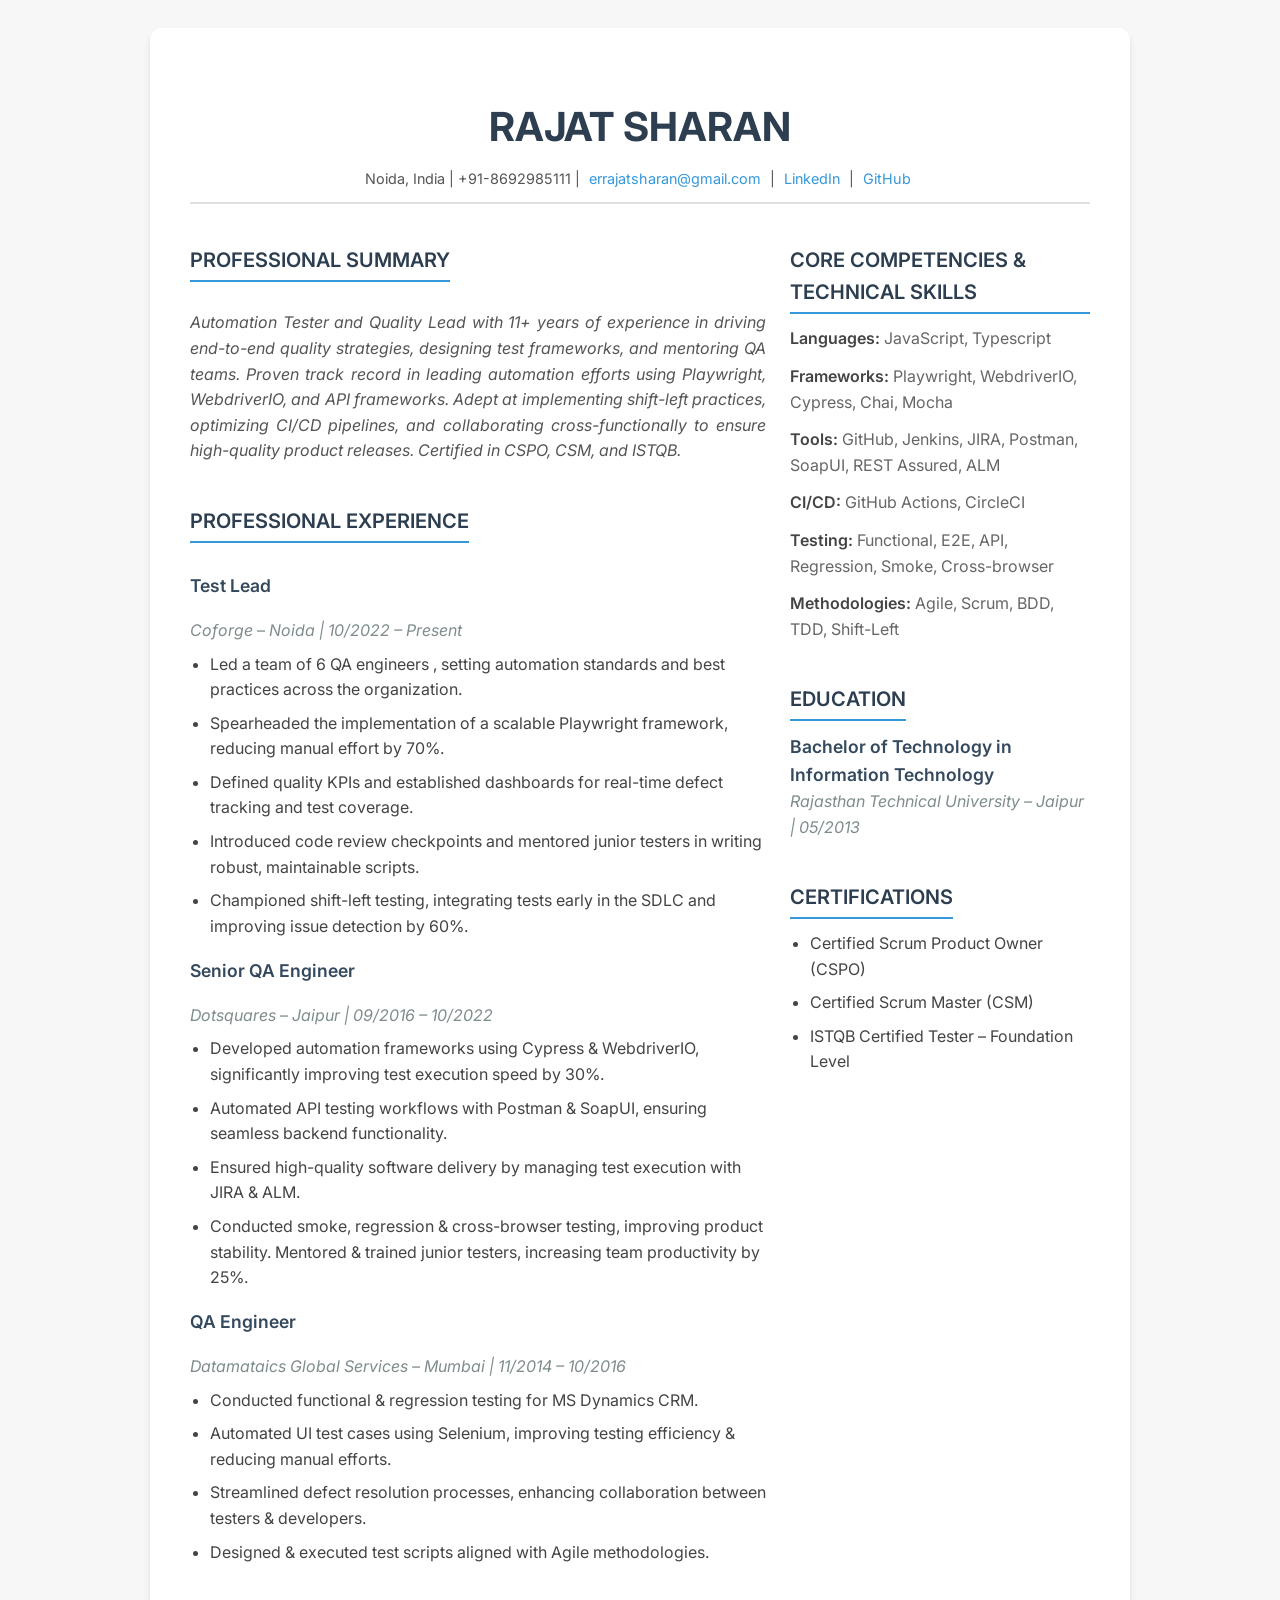
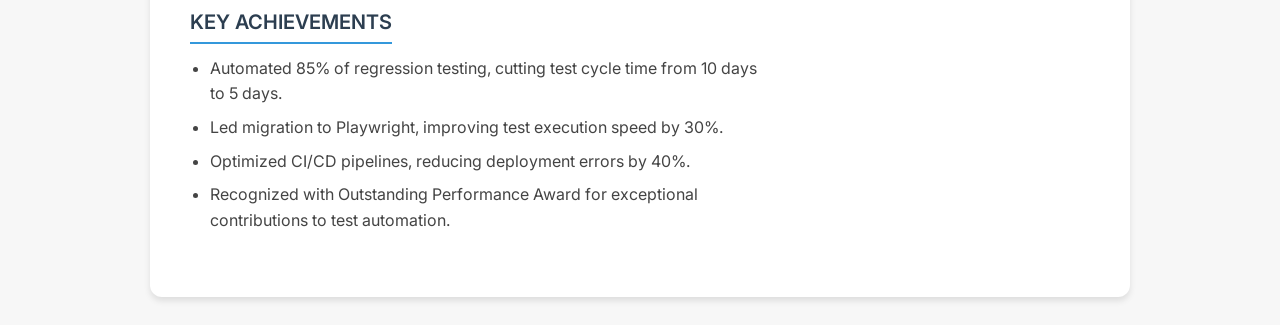
<file: resume/RajatSharan_Lead_Automation_Tester_Resume.html>
<!DOCTYPE html>
<html lang="en">
<head>
    <meta charset="UTF-8">
    <meta name="viewport" content="width=device-width, initial-scale=1.0">
    <title>Rajat Sharan - Resume</title>
    <style>
        @import url('https://fonts.googleapis.com/css2?family=Inter:wght@400;500;600;700&display=swap');

        body {
            font-family: 'Inter', sans-serif;
            line-height: 1.6;
            color: #333;
            padding: 20px;
            background-color: #f7f7f7;
        }

        .resume-container {
            display: flex;
            flex-direction: column;
            max-width: 900px;
            margin: 0 auto;
            background-color: #fff;
            padding: 40px;
            box-shadow: 0 4px 6px rgba(0, 0, 0, 0.1);
            border-radius: 12px;
        }

        .header {
            text-align: center;
            margin-bottom: 24px;
            padding-bottom: 12px;
            border-bottom: 2px solid #e0e0e0;
        }

        .header h1 {
            font-size: 2.5rem;
            font-weight: 700;
            color: #2c3e50;
            margin-bottom: 8px;
        }

        .contact-info {
            font-size: 0.9rem;
            color: #555;
        }

        .contact-info a {
            color: #3498db;
            text-decoration: none;
            margin: 0 5px;
        }

        .main-content {
            display: flex;
            flex-wrap: wrap;
            gap: 24px;
        }

        .left-column, .right-column {
            flex: 1;
            min-width: 300px;
        }

        .section {
            margin-bottom: 24px;
        }

        .section-title {
            font-size: 1.25rem;
            font-weight: 600;
            color: #2c3e50;
            margin-bottom: 12px;
            border-bottom: 2px solid #3498db;
            display: inline-block;
            padding-bottom: 4px;
        }

        .summary-text {
            font-style: italic;
            color: #555;
            margin-bottom: 16px;
            text-align: justify;
        }

        .skill-group {
            margin-bottom: 12px;
        }

        .skill-group strong {
            font-weight: 600;
            color: #444;
        }

        .skill-group span {
            color: #666;
        }

        .job-title {
            font-size: 1.1rem;
            font-weight: 600;
            color: #34495e;
        }

        .company-info {
            font-style: italic;
            color: #7f8c8d;
            margin-bottom: 8px;
        }

        ul {
            padding-left: 20px;
            margin: 0;
        }

        li {
            margin-bottom: 8px;
            color: #444;
        }

        @media (min-width: 768px) {
            .main-content {
                flex-direction: row;
            }
            .left-column {
                flex: 2;
            }
            .right-column {
                flex: 1;
            }
        }
    </style>
</head>
<body>

<div class="resume-container">
    <div class="header">
        <h1>RAJAT SHARAN</h1>
        <div class="contact-info">
            <span class="location">Noida, India</span> | <span class="phone">+91-8692985111</span> |
            <a href="mailto:errajatsharan@gmail.com">errajatsharan@gmail.com</a> |
            <a href="https://www.linkedin.com/in/rajat-sharan-15a19244/" target="_blank">LinkedIn</a> |
            <a href="https://rajatsharan.github.io/Profile/" target="_blank">GitHub</a>
        </div>
    </div>

    <div class="main-content">
        <div class="left-column">
            <div class="section">
                <h2 class="section-title">PROFESSIONAL SUMMARY</h2>
                <p class="summary-text">
                    Automation Tester and Quality Lead with 11+ years of experience in driving end-to-end quality strategies, designing test frameworks, and mentoring QA teams. Proven track record in leading automation efforts using Playwright, WebdriverIO, and API frameworks. Adept at implementing shift-left practices, optimizing CI/CD pipelines, and collaborating cross-functionally to ensure high-quality product releases. Certified in CSPO, CSM, and ISTQB.
                </p>
            </div>

            <div class="section">
                <h2 class="section-title">PROFESSIONAL EXPERIENCE</h2>
                <div class="job">
                    <h3 class="job-title">Test Lead</h3>
                    <div class="company-info">Coforge – Noida | 10/2022 – Present</div>
                    <ul>
                        <li>Led a team of 6 QA engineers , setting automation standards and best practices across the organization.</li>
                        <li>Spearheaded the implementation of a scalable Playwright framework, reducing manual effort by 70%.</li>
                        <li>Defined quality KPIs and established dashboards for real-time defect tracking and test coverage.</li>
                        <li>Introduced code review checkpoints and mentored junior testers in writing robust, maintainable scripts.</li>
                        <li>Championed shift-left testing, integrating tests early in the SDLC and improving issue detection by 60%.</li>
                    </ul>
                </div>
                <div class="job">
                    <h3 class="job-title">Senior QA Engineer</h3>
                    <div class="company-info">Dotsquares – Jaipur | 09/2016 – 10/2022</div>
                    <ul>
                        <li>Developed automation frameworks using Cypress & WebdriverIO, significantly improving test execution speed by 30%.</li>
                        <li>Automated API testing workflows with Postman & SoapUI, ensuring seamless backend functionality.</li>
                        <li>Ensured high-quality software delivery by managing test execution with JIRA & ALM.</li>
                        <li>Conducted smoke, regression & cross-browser testing, improving product stability. Mentored & trained junior testers, increasing team productivity by 25%.</li>
                    </ul>
                </div>
                <div class="job">
                    <h3 class="job-title">QA Engineer</h3>
                    <div class="company-info">Datamataics Global Services – Mumbai | 11/2014 – 10/2016</div>
                    <ul>
                        <li>Conducted functional & regression testing for MS Dynamics CRM.</li>
                        <li>Automated UI test cases using Selenium, improving testing efficiency & reducing manual efforts.</li>
                        <li>Streamlined defect resolution processes, enhancing collaboration between testers & developers.</li>
                        <li>Designed & executed test scripts aligned with Agile methodologies.</li>
                    </ul>
                </div>
            </div>
            
            <div class="section">
                <h2 class="section-title">KEY ACHIEVEMENTS</h2>
                <div class="project">
                    <ul>
                        <li>Automated 85% of regression testing, cutting test cycle time from 10 days to 5 days.</li>
                        <li>Led migration to Playwright, improving test execution speed by 30%.</li>
                        <li>Optimized CI/CD pipelines, reducing deployment errors by 40%.</li>
                        <li>Recognized with Outstanding Performance Award for exceptional contributions to test automation.</li>
                    </ul>
                </div>
            </div>
        </div>

        <div class="right-column">
            <div class="section">
                <h2 class="section-title">CORE COMPETENCIES & TECHNICAL SKILLS</h2>
                <div class="skill-group">
                    <strong>Languages:</strong> <span>JavaScript, Typescript</span>
                </div>
                <div class="skill-group">
                    <strong>Frameworks:</strong> <span>Playwright, WebdriverIO, Cypress, Chai, Mocha</span>
                </div>
                <div class="skill-group">
                    <strong>Tools:</strong> <span>GitHub, Jenkins, JIRA, Postman, SoapUI, REST Assured, ALM</span>
                </div>
                <div class="skill-group">
                    <strong>CI/CD:</strong> <span>GitHub Actions, CircleCI</span>
                </div>
                <div class="skill-group">
                    <strong>Testing:</strong> <span>Functional, E2E, API, Regression, Smoke, Cross-browser</span>
                </div>
                <div class="skill-group">
                    <strong>Methodologies:</strong> <span>Agile, Scrum, BDD, TDD, Shift-Left</span>
                </div>
            </div>

            <div class="section">
                <h2 class="section-title">EDUCATION</h2>
                <div class="education">
                    <div class="job-title">Bachelor of Technology in Information Technology</div>
                    <div class="company-info">Rajasthan Technical University – Jaipur | 05/2013</div>
                </div>
            </div>
            
            <div class="section">
                <h2 class="section-title">CERTIFICATIONS</h2>
                <div class="certifications">
                    <ul>
                        <li>Certified Scrum Product Owner (CSPO)</li>
                        <li>Certified Scrum Master (CSM)</li>
                        <li>ISTQB Certified Tester – Foundation Level</li>
                    </ul>
                </div>
            </div>
        </div>
    </div>
</div>

</body>
</html>
</file>
